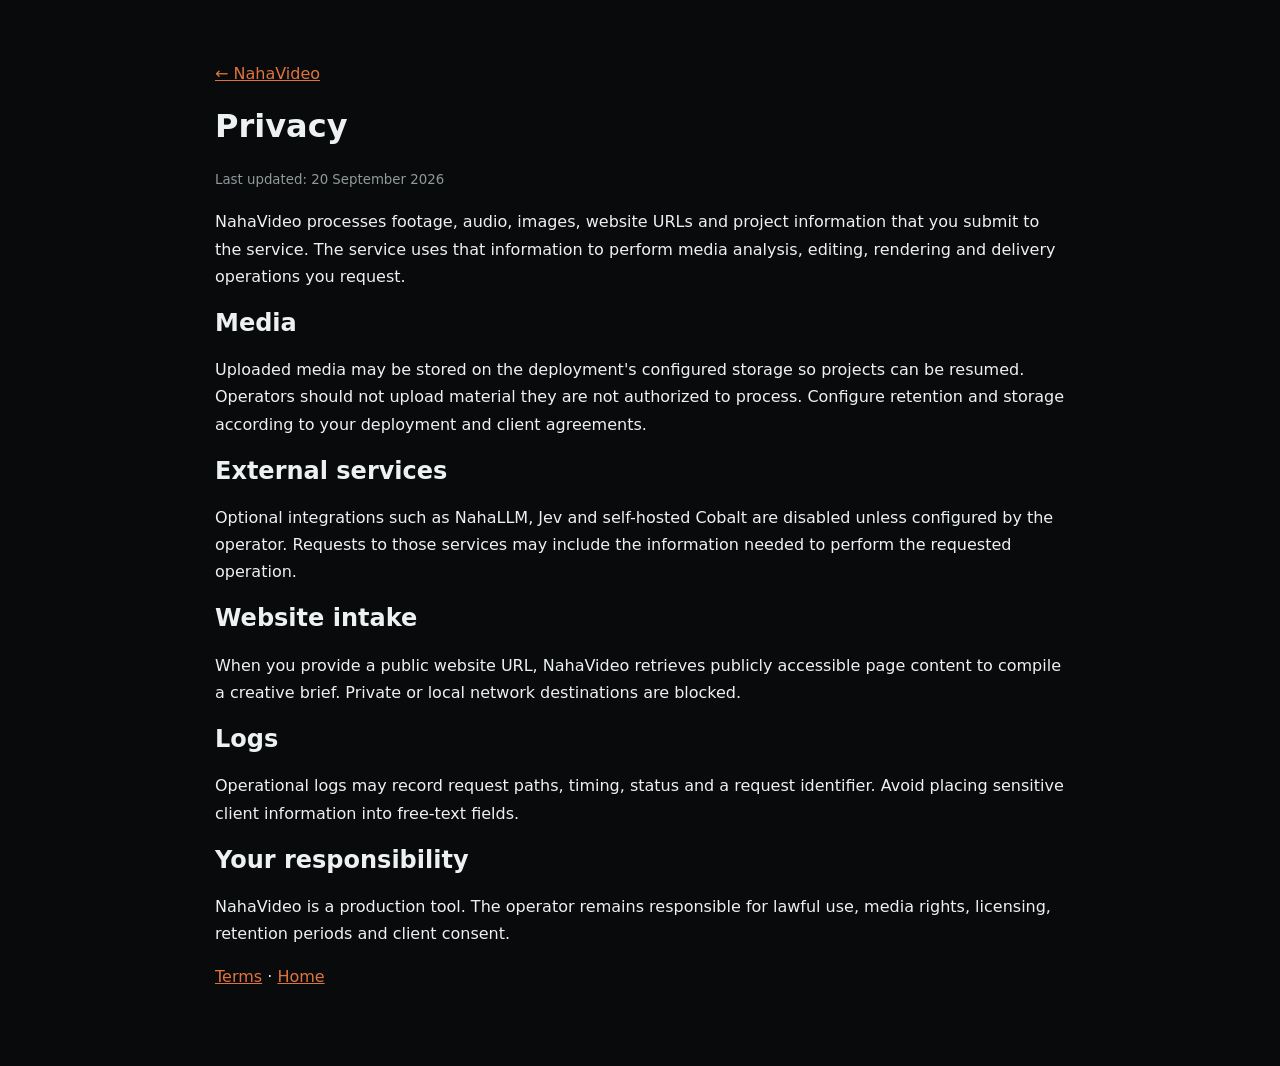
<file: app/static/privacy.html>
<!doctype html><html lang="en"><head><meta charset="utf-8"><meta name="viewport" content="width=device-width,initial-scale=1"><link rel="icon" href="/nahavideo-mark.svg"><title>NahaVideo Privacy</title><style>body{margin:0;background:#080a0c;color:#eef1f1;font:16px/1.7 system-ui;max-width:850px;padding:60px 24px;margin:auto}a{color:#e0733d}h1,h2{line-height:1.1}small{color:#92999b}</style></head><body><a href="/">← NahaVideo</a><h1>Privacy</h1><small>Last updated: 20 September 2026</small><p>NahaVideo processes footage, audio, images, website URLs and project information that you submit to the service. The service uses that information to perform media analysis, editing, rendering and delivery operations you request.</p><h2>Media</h2><p>Uploaded media may be stored on the deployment's configured storage so projects can be resumed. Operators should not upload material they are not authorized to process. Configure retention and storage according to your deployment and client agreements.</p><h2>External services</h2><p>Optional integrations such as NahaLLM, Jev and self-hosted Cobalt are disabled unless configured by the operator. Requests to those services may include the information needed to perform the requested operation.</p><h2>Website intake</h2><p>When you provide a public website URL, NahaVideo retrieves publicly accessible page content to compile a creative brief. Private or local network destinations are blocked.</p><h2>Logs</h2><p>Operational logs may record request paths, timing, status and a request identifier. Avoid placing sensitive client information into free-text fields.</p><h2>Your responsibility</h2><p>NahaVideo is a production tool. The operator remains responsible for lawful use, media rights, licensing, retention periods and client consent.</p><p><a href="/terms.html">Terms</a> · <a href="/">Home</a></p></body></html>
</file>
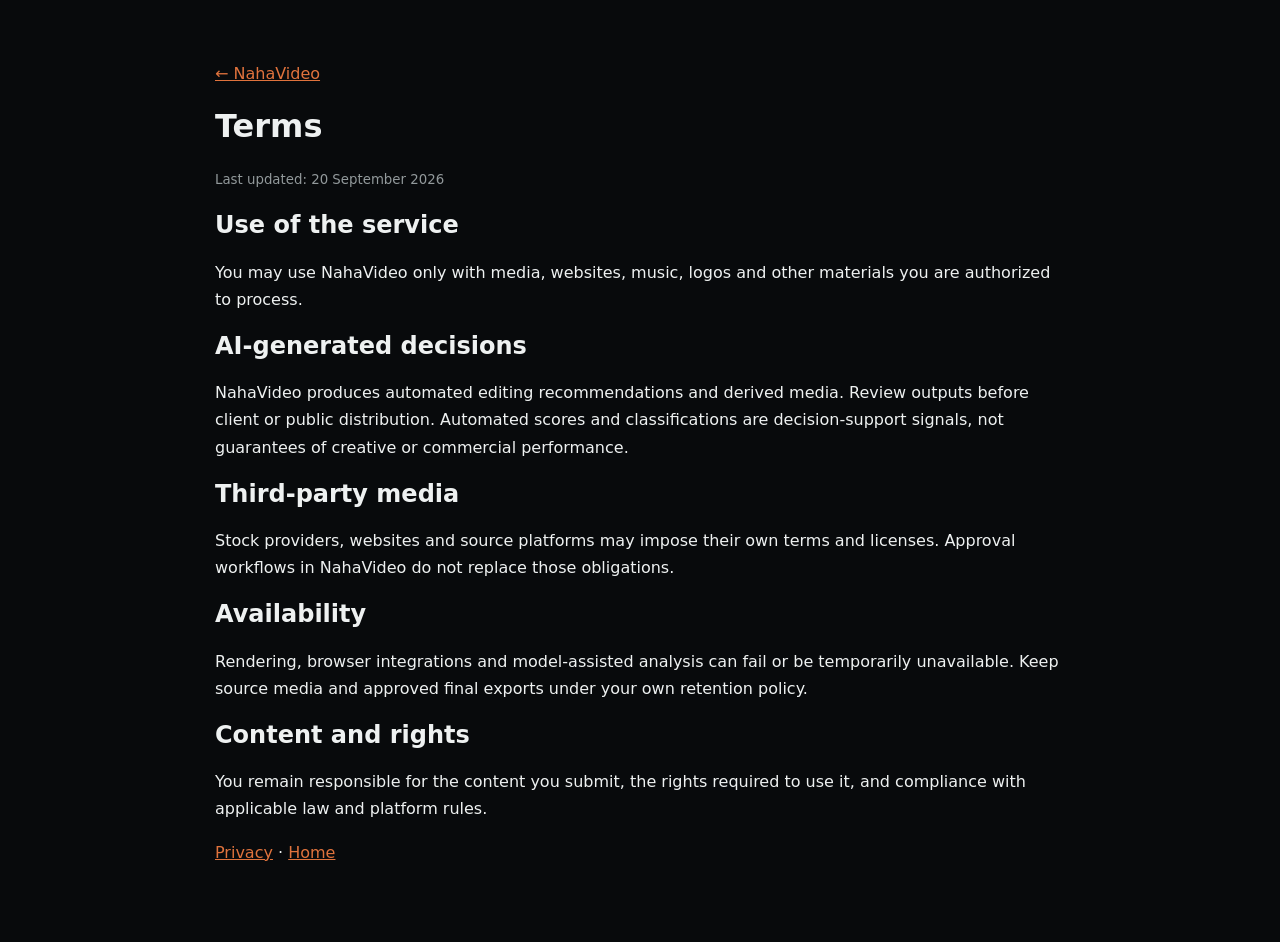
<file: app/static/terms.html>
<!doctype html><html lang="en"><head><meta charset="utf-8"><meta name="viewport" content="width=device-width,initial-scale=1"><link rel="icon" href="/nahavideo-mark.svg"><title>NahaVideo Terms</title><style>body{margin:0;background:#080a0c;color:#eef1f1;font:16px/1.7 system-ui;max-width:850px;padding:60px 24px;margin:auto}a{color:#e0733d}h1,h2{line-height:1.1}small{color:#92999b}</style></head><body><a href="/">← NahaVideo</a><h1>Terms</h1><small>Last updated: 20 September 2026</small><h2>Use of the service</h2><p>You may use NahaVideo only with media, websites, music, logos and other materials you are authorized to process.</p><h2>AI-generated decisions</h2><p>NahaVideo produces automated editing recommendations and derived media. Review outputs before client or public distribution. Automated scores and classifications are decision-support signals, not guarantees of creative or commercial performance.</p><h2>Third-party media</h2><p>Stock providers, websites and source platforms may impose their own terms and licenses. Approval workflows in NahaVideo do not replace those obligations.</p><h2>Availability</h2><p>Rendering, browser integrations and model-assisted analysis can fail or be temporarily unavailable. Keep source media and approved final exports under your own retention policy.</p><h2>Content and rights</h2><p>You remain responsible for the content you submit, the rights required to use it, and compliance with applicable law and platform rules.</p><p><a href="/privacy.html">Privacy</a> · <a href="/">Home</a></p></body></html>
</file>
